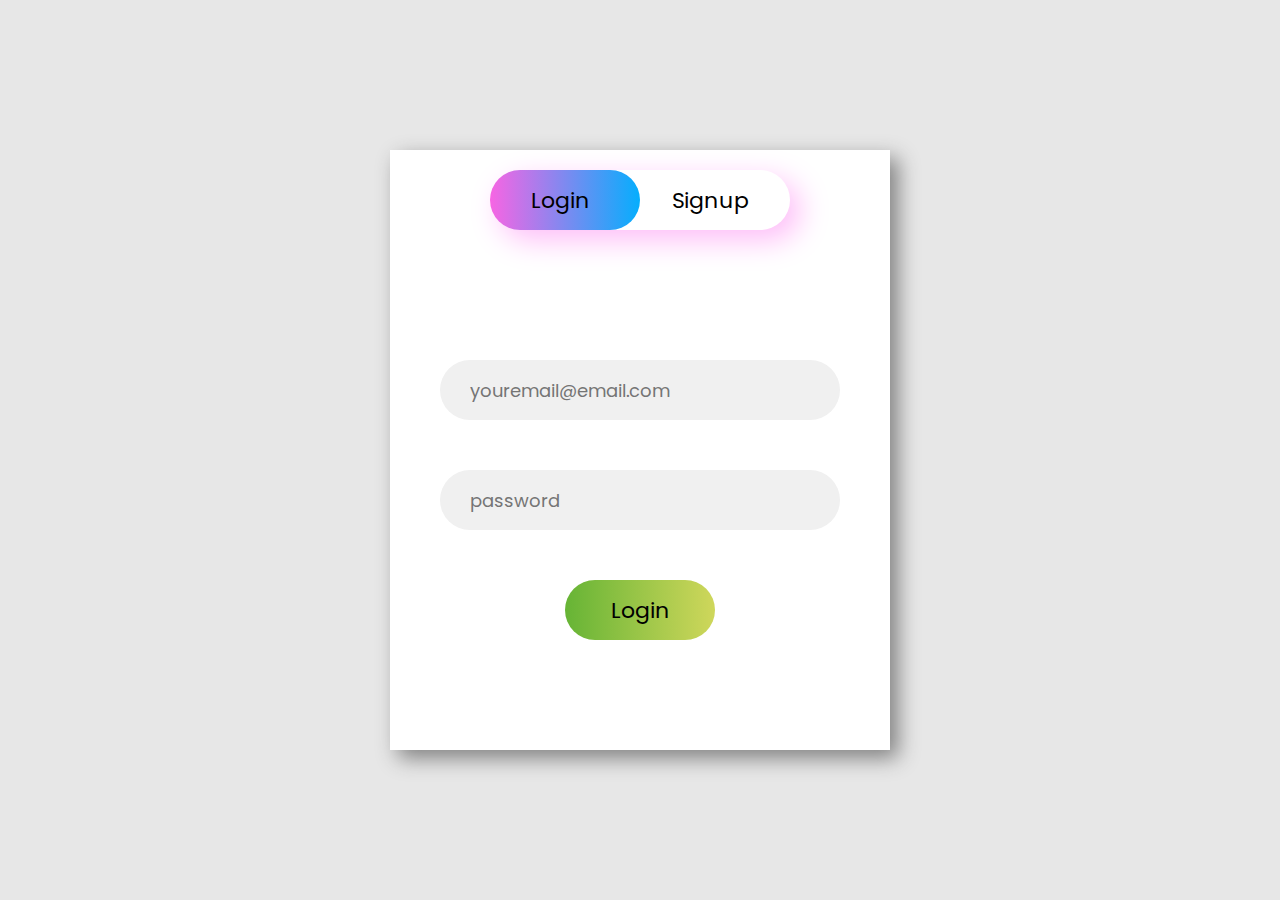
<file: login.html>
<!DOCTYPE html>
<html lang="en">
<head>
    <meta charset="UTF-8">
    <meta name="viewport" 
          content="width=device-width, 
                         initial-scale=1.0">
    <title>YatraPhile: Login & SignUp</title>
    <link rel="stylesheet" 
          href="login.css">
</head>

<body>
    <!-- container div -->
    <div class="container">

        <!-- upper button section to select
             the login or signup form -->
        <div class="slider"></div>
        <div class="btn">
            <button class="login">Login</button>
            <button class="signup">Signup</button>
        </div>

        <!-- Form section that contains the
             login and the signup form -->
        <div class="form-section">

            <!-- login form -->
            <div class="login-box">
                <input type="email" 
                       class="email ele" 
                       placeholder="youremail@email.com">
                <input type="password"
                       class="password ele" 
                       placeholder="password">
                <button class="clkbtn">Login</button>
            </div>

            <!-- signup form -->
            <div class="signup-box">
                <input type="text" 
                       class="name ele" 
                       placeholder="Enter your name">
                <input type="email" 
                       class="email ele" 
                       placeholder="youremail@email.com">
                <input type="password" 
                       class="password ele" 
                       placeholder="password">
                <input type="password" 
                       class="password ele" 
                       placeholder="Confirm password">
                <button class="clkbtn">Signup</button>
            </div>
        </div>
    </div>
    <script src="login.js"></script>
</body>
</html>
</file>
<file: login.css>
@import url(
"https://fonts.googleapis.com/css2?family=Poppins:ital,wght@0,100;0,200;0,300;0,400;0,500;0,600;0,700;0,800;0,900;1,100;1,200;1,300;1,400;1,500;1,600;1,700;1,800;1,900&display=swap");

* {
    margin: 0;
    padding: 0;
    box-sizing: border-box;
    font-family: "Poppins", sans-serif;
}

body {
    height: 100vh;
    width: 100vw;
    display: flex;
    justify-content: center;
    align-items: center;
    flex-direction: column;
    gap: 30px;
    background-color: rgb(231, 231, 231);
}

header {
    width: 100%;
    display: flex;
    flex-direction: column;
    align-items: center;
    justify-content: center;
    gap: 8px;
}

.heading {
    color: green;
}

.title {
    font-weight: 400;
    letter-spacing: 1.5px;
}

.container {
    height: 600px;
    width: 500px;
    background-color: white;
    box-shadow: 8px 8px 20px rgb(128, 128, 128);
    position: relative;
    overflow: hidden;
}

.btn {
    height: 60px;
    width: 300px;
    margin: 20px auto;
    box-shadow: 10px 10px 30px rgb(254, 188, 248);
    border-radius: 50px;
    display: flex;
    justify-content: space-around;
    align-items: center;
}

.login,
.signup {
    color: black;
    font-size: 22px;
    border: none;
    outline: none;
    background-color: transparent;
    position: relative;
    cursor: pointer;
}

.slider {
    height: 60px;
    width: 150px;
    border-radius: 50px;
    background-image: linear-gradient(to right,
            rgb(247, 101, 227),
            rgb(5, 174, 253));
    position: absolute;
    top: 20px;
    left: 100px;
    transition: all 0.5s ease-in-out;
}

.moveslider {
    left: 250px;
}

.form-section {
    height: 500px;
    width: 1000px;
    padding: 20px 0;
    display: flex;
    position: relative;
    transition: all 0.5s ease-in-out;
    left: 0px;
}

.form-section-move {
    left: -500px;
}

.login-box,
.signup-box {
    height: 100%;
    width: 500px;
    display: flex;
    flex-direction: column;
    align-items: center;
    justify-content: center;
    padding: 0px 40px;
}

.login-box {
    gap: 50px;
    
}

.signup-box {
    gap: 30px;
}

.ele {
    height: 60px;
    width: 400px;
    outline: none;
    border: none;
    color: rgb(77, 77, 77);
    background-color: rgb(240, 240, 240);
    border-radius: 50px;
    padding-left: 30px;
    font-size: 18px;
}

.clkbtn {
    height: 60px;
    width: 150px;
    border-radius: 50px;
    background-image: linear-gradient(to right,
            rgb(102, 180, 53),
            rgb(207, 215, 91));
    font-size: 22px;
    border: none;
    cursor: pointer;
}

/* For Responsiveness of the page */

@media screen and (max-width: 650px) {
    .container {
        height: 600px;
        width: 300px;
    }

    .title {
        font-size: 15px;
    }

    .btn {
        height: 50px;
        width: 200px;
        margin: 20px auto;
    }

    .login,
    .signup {
        font-size: 19px;
    }

    .slider {
        height: 50px;
        width: 100px;
        left: 50px;
    }

    .moveslider {
        left: 150px;
    }

    .form-section {
        height: 500px;
        width: 600px;
    }

    .form-section-move {
        left: -300px;
    }

    .login-box,
    .signup-box {
        height: 100%;
        width: 300px;
    }

    .ele {
        height: 50px;
        width: 250px;
        font-size: 15px;
    }

    .clkbtn {
        height: 50px;
        width: 130px;
        font-size: 19px;
    }
}

@media screen and (max-width: 320px) {
    .container {
        height: 600px;
        width: 250px;
    }

    .heading {
        font-size: 30px;
    }

    .title {
        font-size: 10px;
    }

    .btn {
        height: 50px;
        width: 200px;
        margin: 20px auto;
    }

    .login,
    .signup {
        font-size: 19px;
    }

    .slider {
        height: 50px;
        width: 100px;
        left: 27px;
    }

    .moveslider {
        left: 127px;
    }

    .form-section {
        height: 500px;
        width: 500px;
    }

    .form-section-move {
        left: -250px;
    }

    .login-box,
    .signup-box {
        height: 100%;
        width: 250px;
    }

    .ele {
        height: 50px;
        width: 220px;
        font-size: 15px;
    }

    .clkbtn {
        height: 50px;
        width: 130px;
        font-size: 19px;
    }
}
</file>
